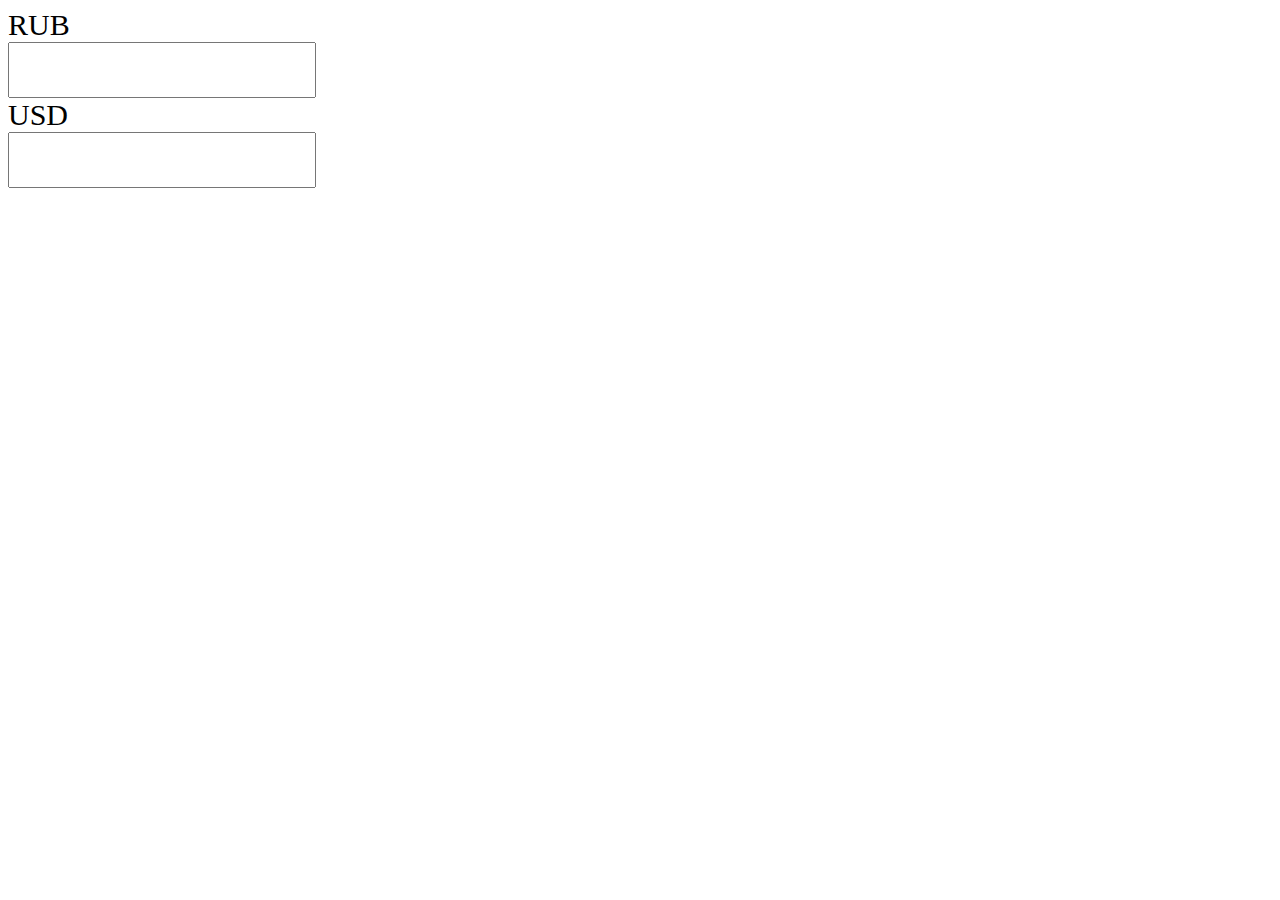
<file: calc/index.html>
<!DOCTYPE html>
<html lang="en">
<head>
    <meta charset="UTF-8">
    <meta name="viewport" content="width=device-width, initial-scale=1.0">
    <meta http-equiv="X-UA-Compatible" content="ie=edge">
    <title>Calc</title>
    <style>
        label {
            display: block;
            font-size: 30px;
        }
        input {
            width: 300px;
            height: 50px;
            font-size: 30px;
        }
    </style>
</head>
<body>
    <label for="rub">RUB</label>
    <input id="rub" type="text">
    <label for="usd">USD</label>
    <input id="usd" type="text">
    <script src="js/script.js"></script>
</body>
</html>
</file>
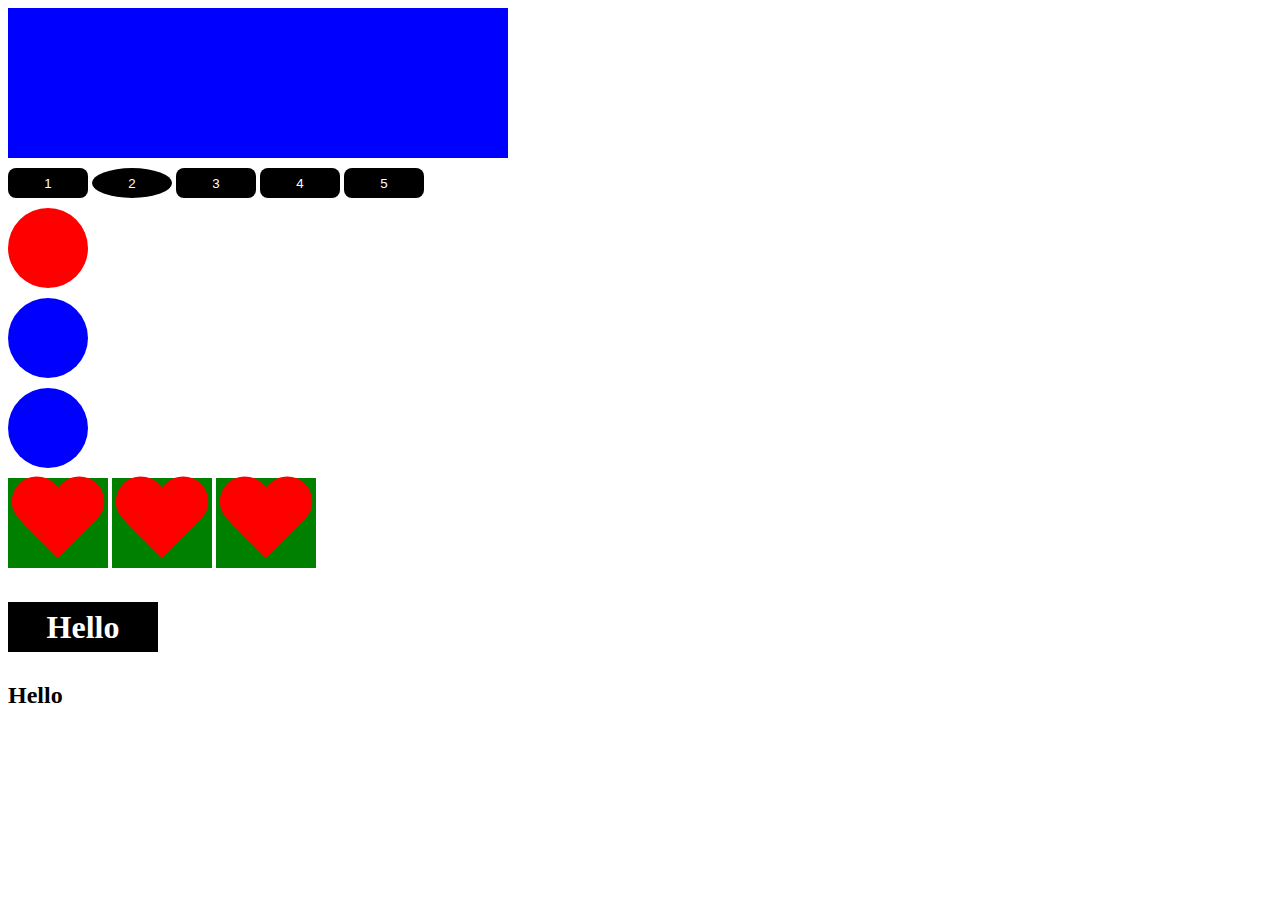
<file: elements/index.html>
<!DOCTYPE html>
<html lang="ru">
	<head>
		<meta charset="utf-8">
		<meta http-equiv="X-UA-Compatible" content="IE=edge">
		<title>JavaScript</title>
		<link rel="stylesheet" href="css/style.css">
	</head>
	<body>
		<div class="box" id="box"></div>
		<button>1</button>
		<button>2</button>
		<button>3</button>
		<button>4</button>
		<button>5</button>

		<div class="circle"></div>
		<div class="circle"></div>
		<div class="circle"></div>

		<div class="wrapper">
			<div class="heart"></div>
			<div class="heart"></div>
            <div class="heart"></div>
            
		</div>

		<script src="js/script.js"></script>
	</body>
</html>
</file>
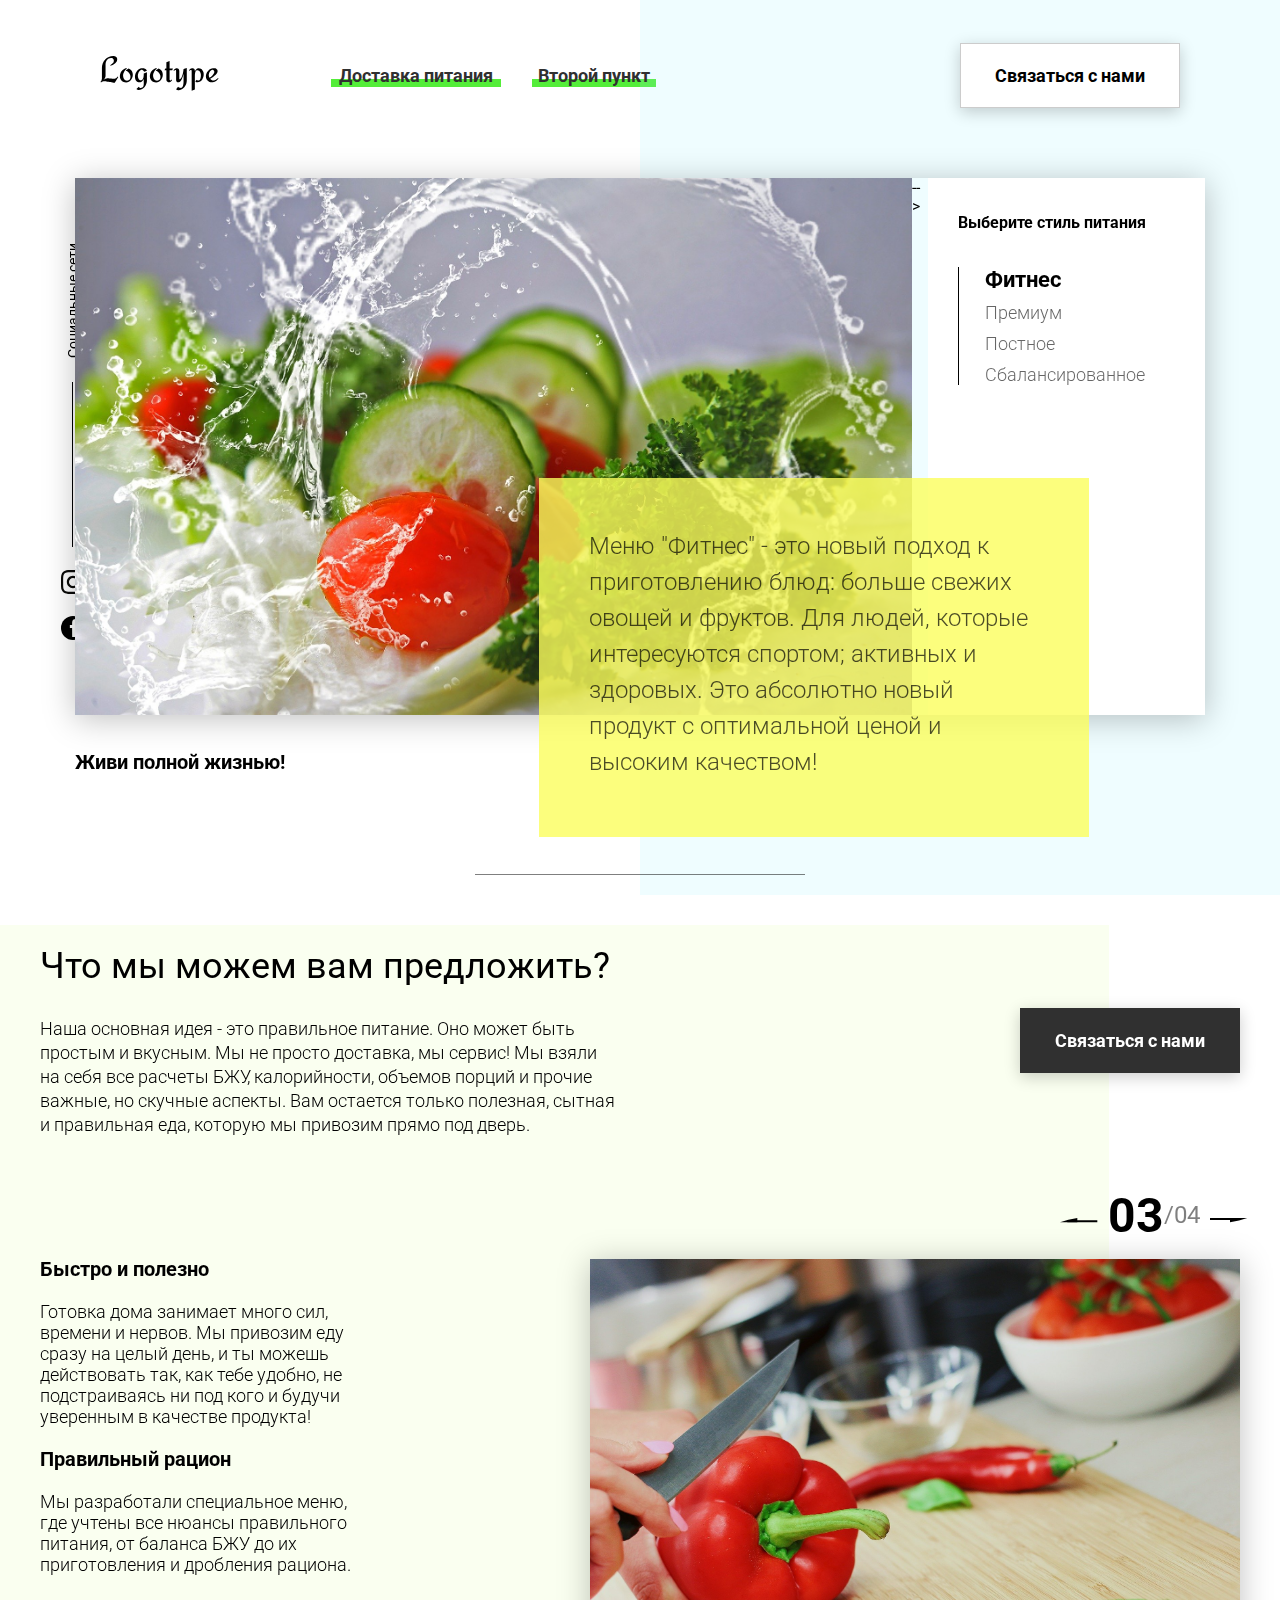
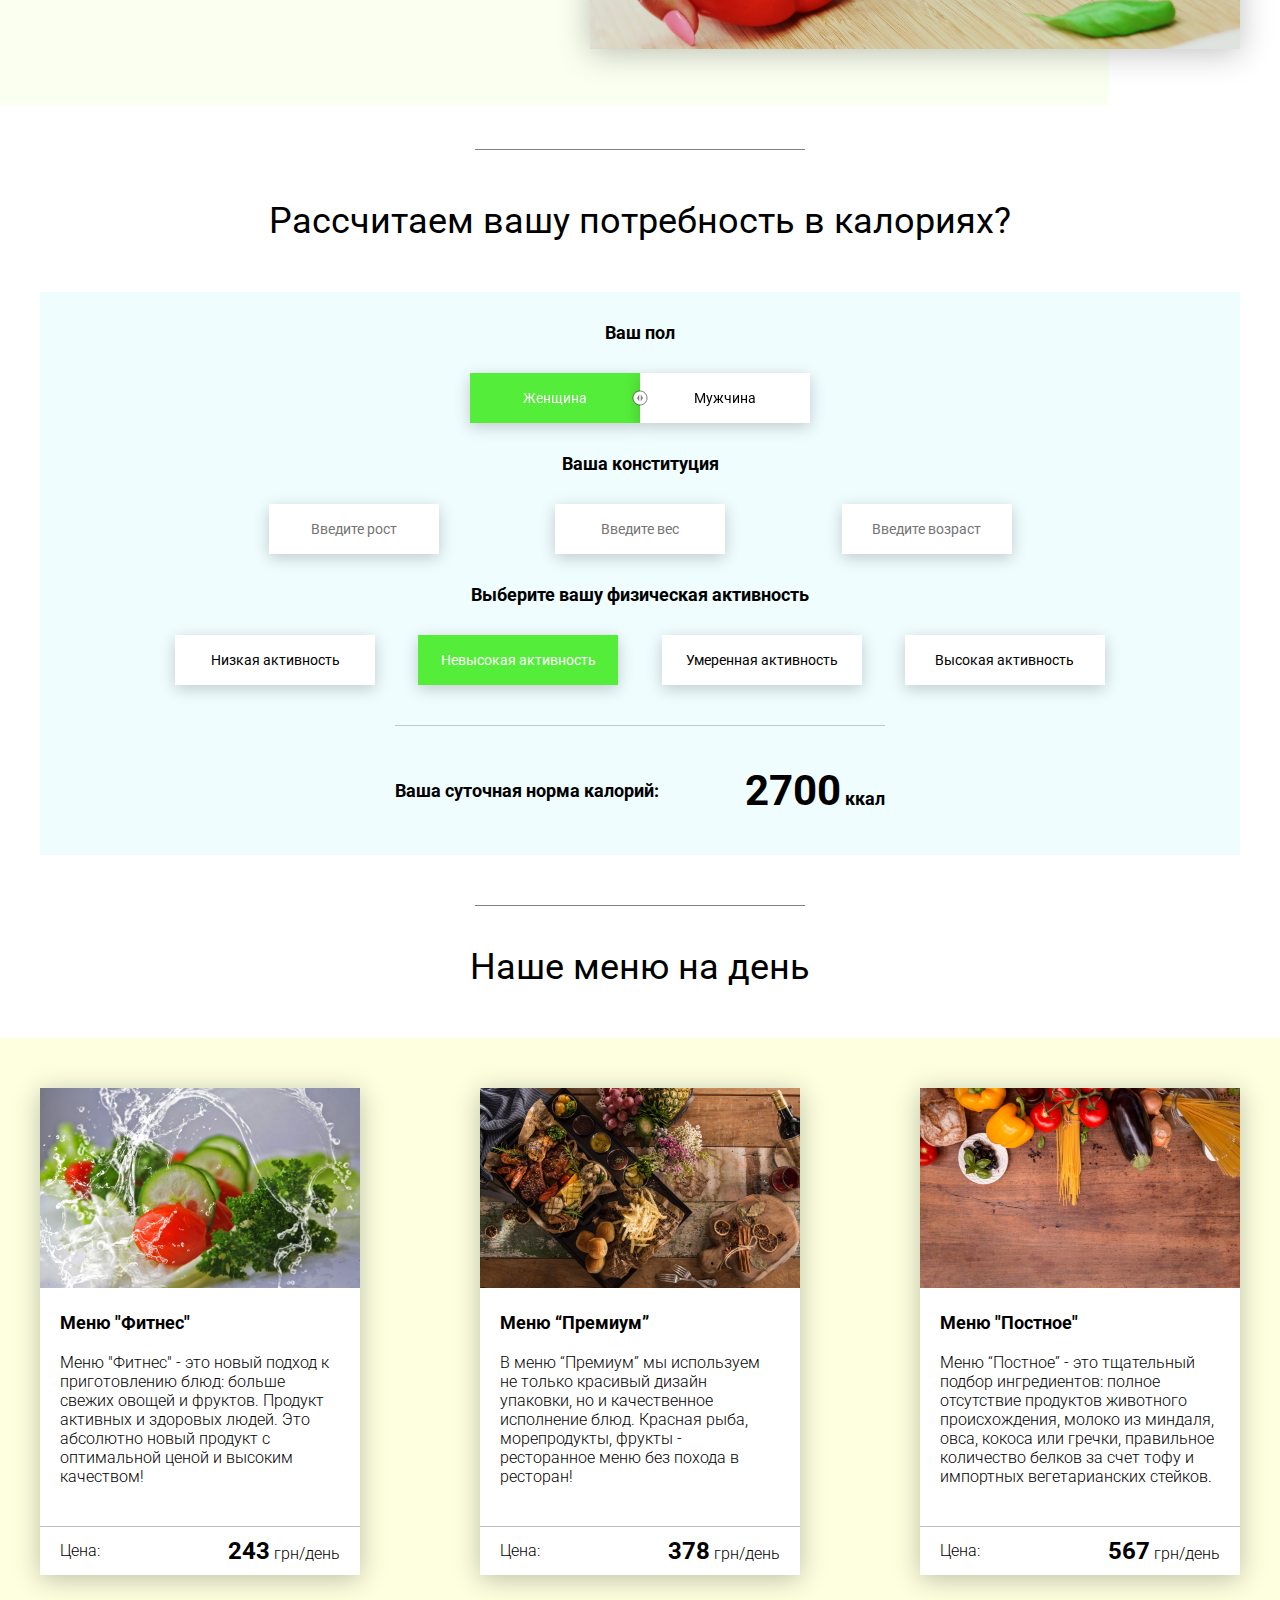
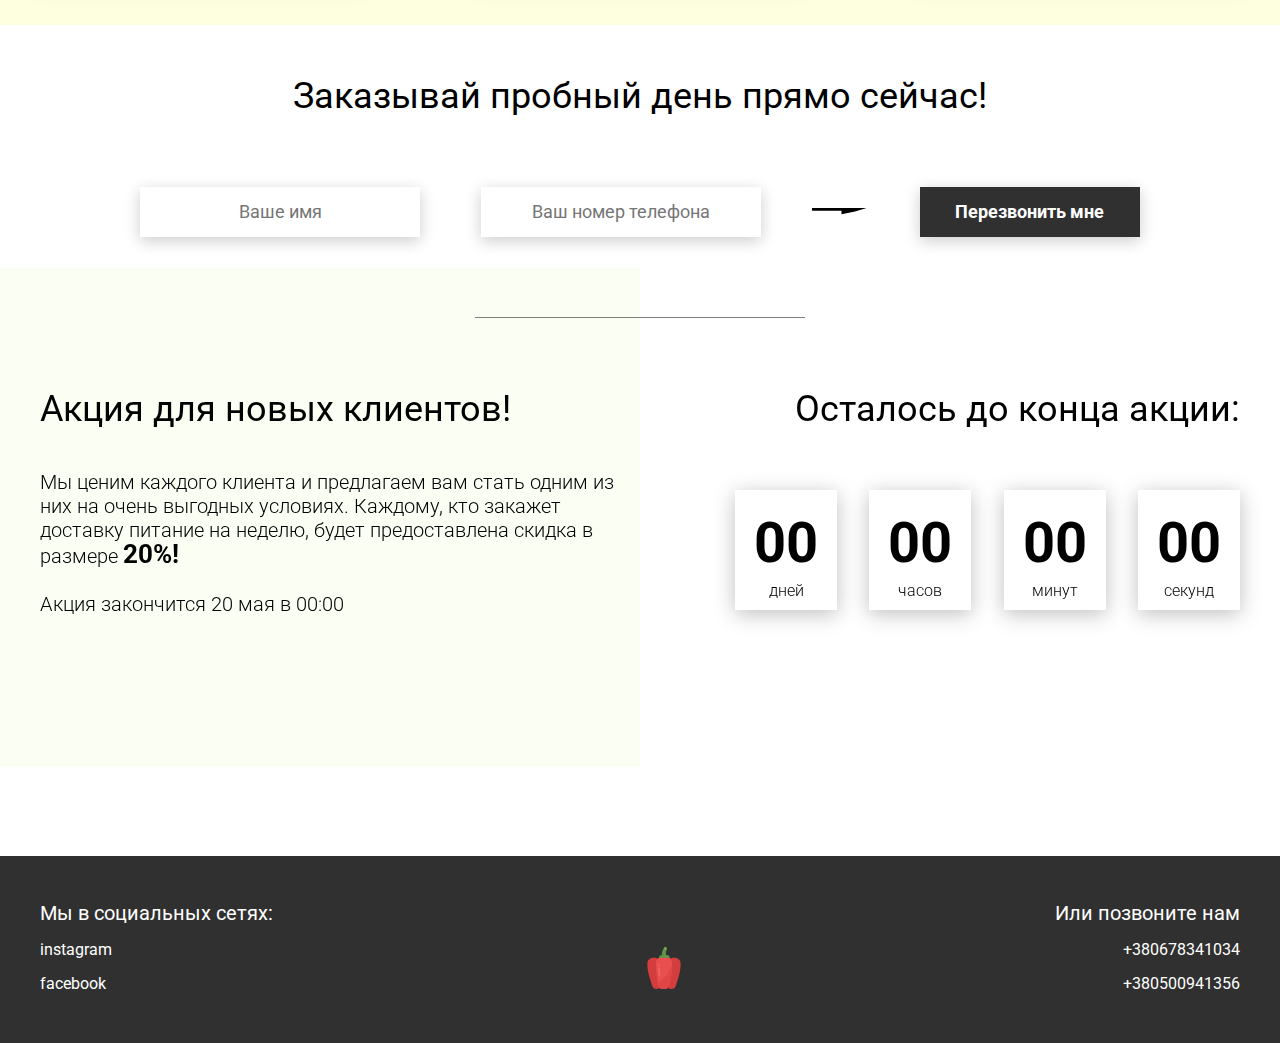
<file: Food/index.html>
<!DOCTYPE html>
<html lang="en">
<head>
    <meta charset="UTF-8">
    <meta name="viewport" content="width=device-width, initial-scale=1.0">
    <title>Food</title>
    <link rel="stylesheet" href="css/style.css">
</head>
<body>
    <header class="header">
        <div class="header__left-block">
            <div class="header__logo">
                <img src="icons/logo.svg" alt="Логотип">
            </div>
            <nav class="header__links">
                <a href="#" class="header__link">Доставка питания</a>
                <a href="#" class="header__link">Второй пункт</a>
            </nav>
        </div>
        <div class="header__right-block">
            <button data-modal class="btn btn_white">Связаться с нами</button>
        </div>
    </header>
    <div class="sidepanel">
        <div class="sidepanel__text"><span>Социальные сети</span></div>
        <div class="sidepanel__divider"></div>
        <a href="#" class="sidepanel__icon">
            <img src="icons/instagram.svg" alt="instagram">
        </a>
        <a href="#" class="sidepanel__icon">
            <img src="icons/facebook.svg" alt="facebook">
        </a>
    </div>

    <div class="preview">
        <div class="bgc_blue"></div>
        <div class="container">
            <div class="tabcontainer">
                <div class="tabcontent">
                    <img src="img/tabs/vegy.jpg" alt="vegy">
                    <div class="tabcontent__descr">
                        Меню "Фитнес" - это новый подход к приготовлению блюд: больше свежих овощей и фруктов. Для людей, которые интересуются спортом; активных и здоровых. Это абсолютно новый продукт с оптимальной ценой и высоким качеством!
                    </div>
                </div>
                <div class="tabcontent">
                    <img src="img/tabs/elite.jpg" alt="elite">
                    <div class="tabcontent__descr">
                        Меню “Премиум” - мы используем не только красивый дизайн упаковки, но и качественное исполнение блюд. Красная рыба, морепродукты, фрукты - ресторанное меню без похода в ресторан!                                     
                    </div>
                </div> -->
                 <div class="tabcontent">
                    <img src="img/tabs/post.jpg" alt="post">
                    <div class="tabcontent__descr">
                        Наше специальное “Постное меню” - это тщательный подбор ингредиентов: полное отсутствие продуктов животного происхождения. Полная гармония с собой и природой в каждом элементе! Все будет Ом!                                     
                    </div>
                </div>
                <div class="tabcontent">
                    <img src="img/tabs/vegy.jpg" alt="vegy">
                    <div class="tabcontent__descr">
                        Меню "Сбалансированное" - это соответствие вашего рациона всем научным рекомендациям. Мы тщательно просчитываем вашу потребность в к/б/ж/у и создаем лучшие блюда для вас.
                    </div>
                </div> 
                <div class="tabheader">
                    <h3>Выберите стиль питания</h3>
                    <div class="tabheader__items">
                        <div class="tabheader__item tabheader__item_active">Фитнес</div>
                        <div class="tabheader__item">Премиум</div>
                        <div class="tabheader__item">Постное</div>
                        <div class="tabheader__item">Сбалансированное</div>
                    </div>
                </div>
            </div>
            <div class="preview__life">Живи полной жизнью!</div>
        </div>
    </div>

    <div class="divider"></div>

    <div class="offer">
        <div class="bgc_y"></div>
        <div class="container">
            <div class="offer__text">
                <h2 class="title">Что мы можем вам предложить?</h2>
                <div class="offer__descr">
                    Наша основная идея - это правильное питание. Оно может быть простым и вкусным. Мы не просто доставка, мы сервис! Мы взяли на себя все расчеты БЖУ, калорийности, объемов порций и прочие важные, но скучные аспекты. Вам остается только полезная, сытная и правильная еда, которую мы привозим прямо под дверь.
                </div>
            </div>
            <div class="offer__action">
                <button data-modal class="btn btn_dark">Связаться с нами</button>
            </div>
        </div>
        <div class="container">
            <div class="offer__advantages">
                <h2>Быстро и полезно</h2>
                <div class="offer__advantages-text">
                    Готовка дома занимает много сил, времени и нервов. Мы привозим еду сразу на целый день, и ты можешь действовать так, как тебе удобно, не подстраиваясь ни под кого и будучи уверенным в качестве продукта!
                </div>
                <h2>Правильный рацион</h2>
                <div class="offer__advantages-text">
                    Мы разработали специальное меню, где учтены все нюансы правильного питания, от баланса БЖУ до их приготовления и дробления рациона.
                </div>
            </div>
            <div class="offer__slider">
                <div class="offer__slider-counter">
                    <div class="offer__slider-prev">
                        <img src="icons/left.svg" alt="prev">
                    </div>
                    <span id="current">03</span>
                    /
                    <span id="total">04</span>
                    <div class="offer__slider-next">
                        <img src="icons/right.svg" alt="next">
                    </div>
                </div>
                <div class="offer__slider-wrapper">
                    <div class="offer__slide">
                        <img src="img/slider/pepper.jpg" alt="pepper">
                    </div>
                    <!-- <div class="offer__slide">
                        <img src="img/slider/food-12.jpg" alt="food">
                    </div>
                    <div class="offer__slide">
                        <img src="img/slider/olive-oil.jpg" alt="oil">
                    </div>
                    <div class="offer__slide">
                        <img src="img/slider/paprika.jpg" alt="paprika">
                    </div> -->
                </div>
            </div>
        </div>
    </div>

    <div class="divider"></div>

    <div class="calculating">
        <div class="container">
            <h2 class="title">Рассчитаем вашу потребность в калориях?
            </h2>
            <div class="calculating__field">
                <div class="calculating__subtitle">
                    Ваш пол
                </div>
                <div class="calculating__choose" id="gender">
                    <div class="calculating__choose-item calculating__choose-item_active">Женщина</div>
                    <div class="calculating__choose-item">Мужчина</div>
                </div>

                <div class="calculating__subtitle">
                    Ваша конституция
                </div>
                <div class="calculating__choose calculating__choose_medium">
                    <input type="text" id="height" placeholder="Введите рост" class="calculating__choose-item">
                    <input type="text" id="weight" placeholder="Введите вес"  class="calculating__choose-item">
                    <input type="text" id="age" placeholder="Введите возраст" class="calculating__choose-item">
                </div>

                <div class="calculating__subtitle">
                    Выберите вашу физическая активность
                </div>
                <div class="calculating__choose calculating__choose_big">
                    <div id="low" class="calculating__choose-item">Низкая активность </div>
                    <div id="small"  class="calculating__choose-item calculating__choose-item_active">Невысокая активность</div>
                    <div id="medium" class="calculating__choose-item">Умеренная активность</div>
                    <div id="high" class="calculating__choose-item">Высокая активность</div>
                </div>

                <div class="calculating__divider"></div>

                <div class="calculating__total">
                    <div class="calculating__subtitle">
                        Ваша суточная норма калорий:
                    </div>
                    <div class="calculating__result">
                        <span>2700</span> ккал
                    </div>
                </div>
            </div>
        </div>
    </div>

    <div class="divider"></div>

    <div class="menu">
        <h2 class="title">Наше меню на день</h2>

        <div class="menu__field">
            <div class="container">
                
                
            </div>
        </div>
    </div>

    <div class="order">
        <div class="container">
            <div class="title">Заказывай пробный день прямо сейчас!</div>
            <form action="#" class="order__form">
                <input required placeholder="Ваше имя" name="name" type="text" class="order__input">
                <input required placeholder="Ваш номер телефона" name="phone" type="phone" class="order__input">
                <img src="icons/right.svg" alt="right">
                <button class="btn btn_dark btn_min">Перезвонить мне</button>
            </form>
        </div>
    </div>

    <div class="divider"></div>

    <div class="promotion">
        <div class="bgc_y"></div>
        <div class="container">
            <div class="promotion__text">
                <div class="title">Акция для новых клиентов!</div>
                <div class="promotion__descr">
                    Мы ценим каждого клиента и предлагаем вам стать одним из них на очень выгодных условиях. 
                    Каждому, кто закажет доставку питание на неделю, будет предоставлена скидка в размере <span>20%!</span>
                    <br><br>
                    Акция закончится 20 мая в 00:00
                </div>
            </div>
            <div class="promotion__timer">
                <div class="title">Осталось до конца акции:</div>
                <div class="timer">
                    <div class="timer__block">
                        <span id="days">12</span>
                        дней
                    </div>
                    <div class="timer__block">
                        <span id="hours">20</span>
                        часов
                    </div>
                    <div class="timer__block">
                        <span id="minutes">56</span>
                        минут
                    </div>
                    <div class="timer__block">
                        <span id="seconds">20</span>
                        секунд
                    </div>
                </div>
            </div>
        </div>
    </div>

    <footer class="footer">
        <div class="container">
            <div class="social">
                <div class="subtitle">Мы в социальных сетях:</div>
                <a href="#" class="link">instagram</a>
                <a href="#" class="link">facebook</a>
            </div>
            <div class="pepper">
                <img src="icons/veg.svg" alt="pepper">
            </div>
            <div class="call">
                <div class="subtitle">Или позвоните нам</div>
                <a href="#" class="link">+380678341034</a>
                <a href="#" class="link">+380500941356</a>
            </div>
        </div>
    </footer>

    <div class="modal">
        <div class="modal__dialog">
            <div class="modal__content">
                <form action="#">
                    <div data-close class="modal__close">&times;</div>
                    <div class="modal__title">Мы свяжемся с вами как можно быстрее!</div>
                    <input required placeholder="Ваше имя" name="name" type="text" class="modal__input">
                    <input required placeholder="Ваш номер телефона" name="phone" type="phone" class="modal__input">
                    <button class="btn btn_dark btn_min">Перезвонить мне</button>
                </form>
            </div>
        </div>
    </div>

    <script src="js/script.js"></script>
</body>
</html>
</file>
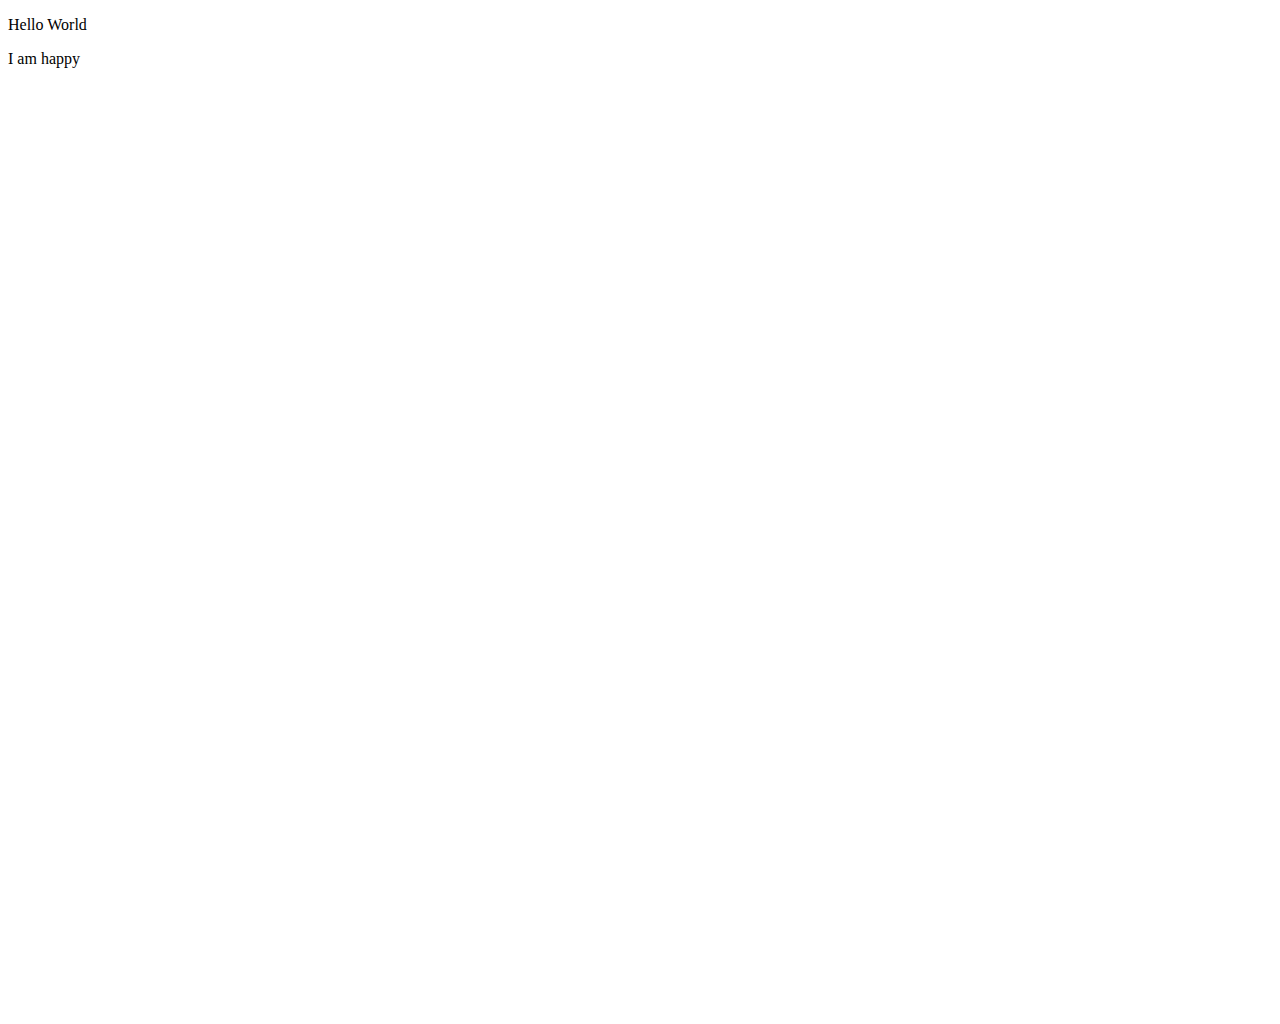
<file: lessons/index.html>
<!DOCTYPE html>
<html lang="en">
<head>
    <meta charset="UTF-8">
    <meta http-equiv="X-UA-Compatible" content="IE=edge">
    <meta name="viewport" content="width=device-width, initial-scale=1.0">
    <title>Document</title>
    <link rel="stylesheet" href="css.css">
</head>
<body>

    <!-- <div class="overlay">
        <button id="btn">Push</button>
    </div>
    
    <button>Push</button>
    <button>Push</button> -->

    <!-- <a href="http://youtube.com">YouTube</a> -->

    <!-- <div class="wraper">
        <div class="first">
            <button></button>
            <button id="current"></button>
            <button></button>
        </div>
    <div class="second">
        <ul>
            <li>1</li>
            <li>2</li>
            <li data-current="3">3</li>
            <li>4</li>
            <li>5</li>
        </ul>
    </div>
    <div class="third"></div>
</div> -->

<!-- <div class="box">
    Touch me!
</div> -->
      <!-- <script defer src="script.js"></script> <!--defer загружает скрипт в фоновом режиме.
         не блокирует страницу,  все defer скрипты загружаются в порядке очечереди --> 
       <!-- <script async src="test.js"></script><!-- async загружаетсмя независимо от чего либо, 
        загрузился -выполнился --> 
     <p>Hello World</p>
     <P>I am happy</P>

     <script src="script.js"></script>
</body>
</html>
</file>
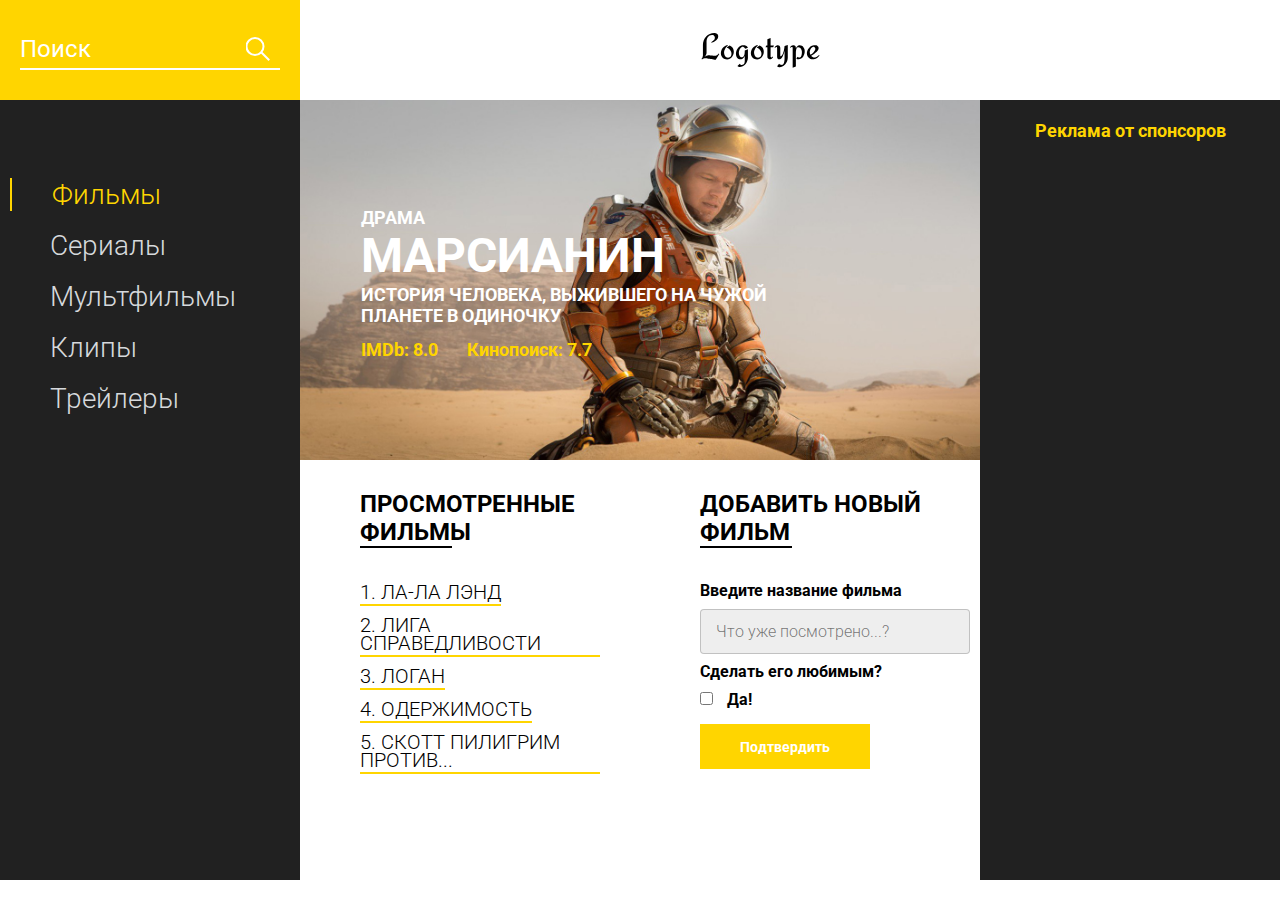
<file: project/index.html>
<!DOCTYPE html>
<html lang="en">
<head>
    <meta charset="UTF-8">
    <meta name="viewport" content="width=device-width, initial-scale=1.0">
    <title>Movie DB</title>
    <link href="https://fonts.googleapis.com/css?family=Roboto:300,400,700&display=swap&subset=cyrillic-ext" rel="stylesheet">
    <link rel="stylesheet" href="css/style.min.css">
</head>
<body>
    <header class="header">
        <div class="header__search">
            <form action="#">
                <input type="text" placeholder="Поиск">
            </form>
        </div>
        <div class="header__logo">
            <img src="icons/Logotype.svg" alt="logo">
        </div>
    </header>
    <main class="promo">
        <div class="promo__menu">
            <nav class="promo__menu-list">
                <ul>
                    <li><a class="promo__menu-item promo__menu-item_active" href="#">Фильмы</a></li>
                    <li><a class="promo__menu-item" href="#">Сериалы</a></li>
                    <li><a class="promo__menu-item" href="#">Мультфильмы</a></li>
                    <li><a class="promo__menu-item" href="#">Клипы</a></li>
                    <li><a class="promo__menu-item" href="#">Трейлеры</a></li>
                </ul>
            </nav>
        </div>
        <div class="promo__content">
            <div class="promo__bg">
                <div class="promo__genre">КОМЕДИЯ</div>
                <div class="promo__title">МАРСИАНИН</div>
                <div class="promo__descr">ИСТОРИЯ ЧЕЛОВЕКА, ВЫЖИВШЕГО НА ЧУЖОЙ ПЛАНЕТЕ В ОДИНОЧКУ</div>
                <div class="promo__ratings">
                    <span>IMDb: 8.0</span>
                    <span>Кинопоиск: 7.7</span>
                </div>
            </div>
            <div class="promo__interactive">
                <div>
                    <div class="promo__interactive-title">ПРОСМОТРЕННЫЕ ФИЛЬМЫ</div>
                    <ul class="promo__interactive-list">
                        <li class="promo__interactive-item">ЛОГАН
                            <div class="delete"></div>
                        </li>
                        <li class="promo__interactive-item">ЛИГА СПРАВЕДЛИВОСТИ
                            <div class="delete"></div>
                        </li>
                        <li class="promo__interactive-item">ЛА-ЛА ЛЭНД
                            <div class="delete"></div>
                        </li>
                        <li class="promo__interactive-item">ОДЕРЖИМОСТЬ
                            <div class="delete"></div>
                        </li>
                        <li class="promo__interactive-item">СКОТТ ПИЛИГРИМ ПРОТИВ...
                            <div class="delete"></div>
                        </li>
                    </ul>
                </div>
                <div>
                    <form class="add">
                        <div class="promo__interactive-title">ДОБАВИТЬ НОВЫЙ ФИЛЬМ</div>
                        <span>Введите название фильма</span>
                        <input class="adding__input" type="text" placeholder="Что уже посмотрено...?">
                        <span>Сделать его любимым?</span>
                        <input type="checkbox">
                        <span class="yes">Да!</span>
                        <button>Подтвердить</button>
                    </form>
                </div>
            </div>
        </div>
        <div class="promo__adv">
            <div class="promo__adv-title">Реклама от спонсоров</div>
            <img src="img/content_1.jpg" alt="some picture">
            <img src="img/content_2.jpg" alt="some picture">
            <img src="img/content_3.png" alt="some picture">
        </div>
    </main>

    <script src="js/script.js"></script>
</body>
</html>
</file>
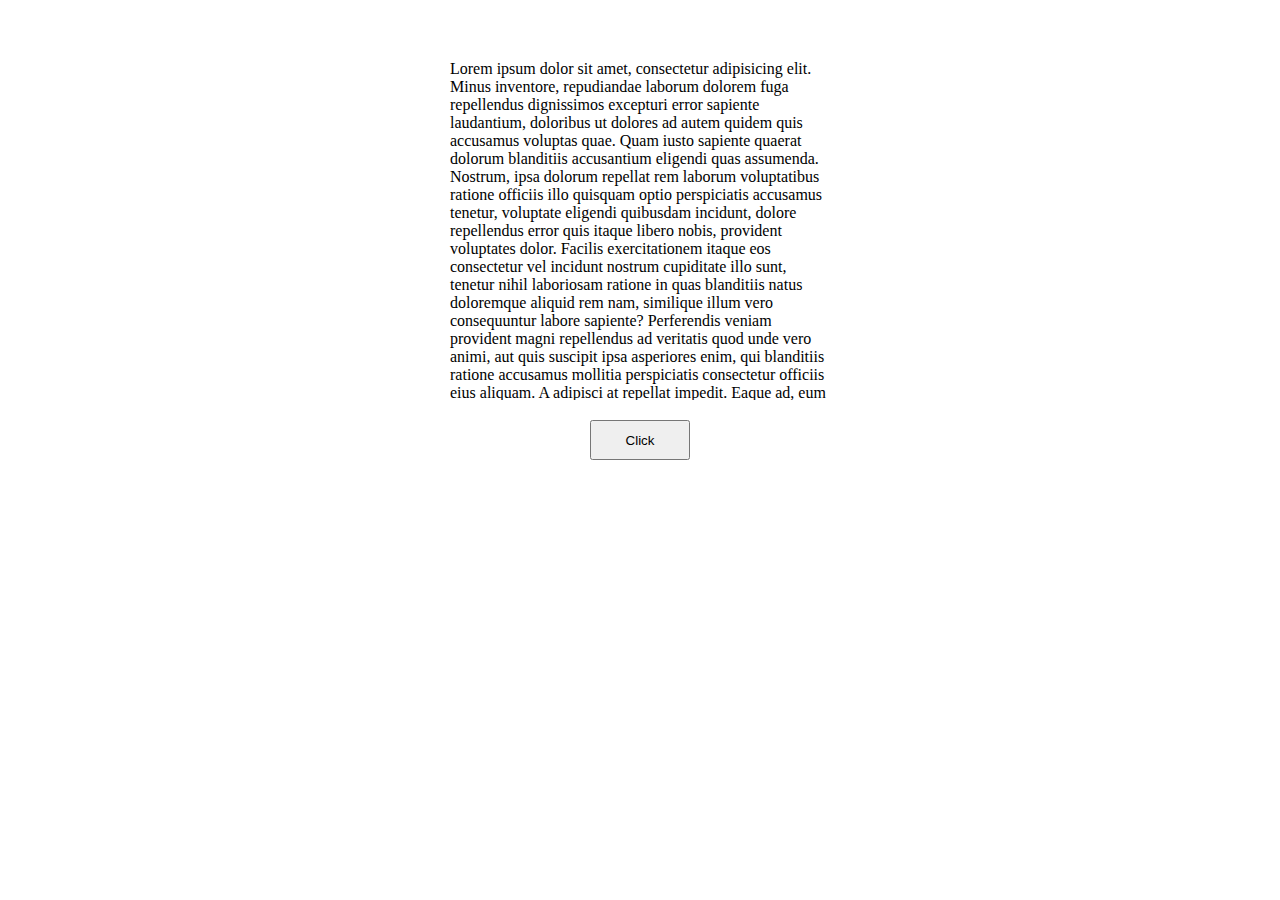
<file: moduleJSInWork/preview/index.html>
<!DOCTYPE html>
<html lang="ru">
  <head>
    <meta charset="utf-8">
    <meta http-equiv="X-UA-Compatible" content="IE=edge">
   	<title>JavaScript</title>
   	<link rel="stylesheet" href="style.css">
  </head>
  <body>
    
    <div class="box">Lorem ipsum dolor sit amet, consectetur adipisicing elit. Minus inventore, repudiandae laborum dolorem fuga repellendus dignissimos excepturi error sapiente laudantium, doloribus ut dolores ad autem quidem quis accusamus voluptas quae. Quam iusto sapiente quaerat dolorum blanditiis accusantium eligendi quas assumenda. Nostrum, ipsa dolorum repellat rem laborum voluptatibus ratione officiis illo quisquam optio perspiciatis accusamus tenetur, voluptate eligendi quibusdam incidunt, dolore repellendus error quis itaque libero nobis, provident voluptates dolor. Facilis exercitationem itaque eos consectetur vel incidunt nostrum cupiditate illo sunt, tenetur nihil laboriosam ratione in quas blanditiis natus doloremque aliquid rem nam, similique illum vero consequuntur labore sapiente? Perferendis veniam provident magni repellendus ad veritatis quod unde vero animi, aut quis suscipit ipsa asperiores enim, qui blanditiis ratione accusamus mollitia perspiciatis consectetur officiis eius aliquam. A adipisci at repellat impedit. Eaque ad, eum laudantium deserunt. Quis error voluptatem tempora quam ducimus aut, architecto odio voluptatum reiciendis. Atque error, deleniti similique non nam ratione. Perferendis, officiis mollitia laboriosam quam, nisi vel obcaecati vero dicta ducimus dolorum quas, excepturi consequatur fugiat sit minima repellendus quia aliquid numquam id autem unde dolorem quaerat odit. Harum eaque dolor dicta, accusantium deserunt eius deleniti nisi quas assumenda consectetur, odit modi exercitationem, officia doloribus quidem perferendis repellendus quos commodi eveniet cum beatae ea molestiae reprehenderit. Facilis, iste corporis earum. Nemo aliquam architecto error facilis amet, nihil sed excepturi necessitatibus rem delectus, omnis ipsa ut temporibus expedita quas natus ipsum fuga eum harum nisi facere cupiditate reiciendis! Id magnam blanditiis eligendi, nulla accusamus magni. Placeat quidem repellat explicabo minus esse numquam velit, accusantium a, cumque aperiam iure alias natus aliquam minima quas possimus assumenda quod, doloremque saepe perspiciatis nulla vero quibusdam voluptates. Nihil, aliquam maiores earum non similique quos? Quos cumque est illum assumenda perspiciatis, obcaecati atque doloribus cum soluta sit qui, deserunt reprehenderit quibusdam ratione odio similique a, quod cupiditate! Accusamus hic minus numquam, repellendus, ullam beatae itaque ad laudantium doloremque dolore error praesentium provident consequuntur consectetur culpa necessitatibus facere. Adipisci dignissimos fugiat consequuntur temporibus magni eius deleniti. Reiciendis, distinctio nesciunt modi repellendus aperiam quia dolore porro, pariatur eos. Ducimus iusto officiis cupiditate, error modi eius, dolores maxime a eaque tenetur? Quae nulla reprehenderit voluptatibus fugit cum distinctio hic libero maiores fugiat, atque amet qui cupiditate pariatur quaerat illo similique sunt doloribus modi reiciendis blanditiis in voluptatem esse. Hic voluptates atque beatae nihil ad perspiciatis repudiandae, consequuntur non nesciunt maiores alias eos odit, officiis inventore eaque aperiam voluptatibus. Fugiat eum esse nam saepe soluta ab accusamus nemo fuga aut, distinctio officia atque. Voluptatibus perspiciatis magni harum incidunt aliquid temporibus quas labore exercitationem. Alias mollitia magnam sequi, totam corrupti temporibus facere praesentium iste velit aliquam minus enim cupiditate rem. Iste molestiae maxime illum non accusantium voluptas blanditiis, quod consectetur, quidem est culpa voluptates obcaecati, ipsum ab natus vitae! Consectetur animi quae tenetur odio repellendus natus tempora ipsa culpa, inventore accusamus ea corporis doloribus id harum voluptatem, praesentium temporibus, explicabo totam mollitia molestiae est iusto vel repellat molestias. Repellat placeat voluptas quaerat eaque, illum dicta rerum numquam sunt!</div>
    <button>Click</button>
	<script src="script.js"></script>
  </body>
</html>
</file>
<file: elements/css/style.css>
.box {
  width: 150px;
  height: 150px;
  background-color: red;
}
button {
	width: 80px;
	height: 30px;
	margin-top: 10px;
	border: none;
	border-radius: 8px;
	background-color: #000;
	color: #fff;
	cursor: pointer;
	outline: none;
}

.circle {
	width: 80px;
	height: 80px;
	background-color: blue;
	display: block;
	margin-top: 10px;
	border-radius: 100%;
}

.heart {
	display: inline-block;
    position: relative;
    width: 100px;
    height: 90px;
    margin-top: 10px;
}
.heart:before,
.heart:after {
    position: absolute;
    content: "";
    left: 50px;
    top: 0;
    width: 50px;
    height: 80px;
    background: red;
    -moz-border-radius: 50px 50px 0 0;
    border-radius: 50px 50px 0 0;
    -webkit-transform: rotate(-45deg);
       -moz-transform: rotate(-45deg);
        -ms-transform: rotate(-45deg);
         -o-transform: rotate(-45deg);
            transform: rotate(-45deg);
    -webkit-transform-origin: 0 100%;
       -moz-transform-origin: 0 100%;
        -ms-transform-origin: 0 100%;
         -o-transform-origin: 0 100%;
            transform-origin: 0 100%;
}
.heart:after {
    left: 0;
    -webkit-transform: rotate(45deg);
       -moz-transform: rotate(45deg);
        -ms-transform: rotate(45deg);
         -o-transform: rotate(45deg);
            transform: rotate(45deg);
    -webkit-transform-origin: 100% 100%;
       -moz-transform-origin: 100% 100%;
        -ms-transform-origin: 100% 100%;
         -o-transform-origin: 100% 100%;
            transform-origin :100% 100%;
}
.black{
	width: 150px;
	height: 50px;
	line-height: 50px;
	text-align: center;
	background-color: black;
	margin-bottom: 30px;
	margin-top: 30px;
	color: #fff;
}
</file>
<file: Food/css/style.css>
@import url(https://fonts.googleapis.com/css?family=Roboto:300,400,700&display=swap&subset=cyrillic-ext);*{box-sizing:border-box;margin:0;padding:0;font-family:Roboto,sans-serif}a{text-decoration:none}.btn{width:220px;height:65px;display:flex;justify-content:center;align-items:center;background-color:#fff;font-size:18px;font-weight:700;border:1px solid rgba(0,0,0,.2);box-shadow:0 4px 15px rgba(0,0,0,.2);cursor:pointer;transition:.3s all;outline:0}.btn_white{background-color:#fff}.btn_dark{background-color:#303030;color:#fff;border:none}.btn_min{height:50px}.btn:hover{box-shadow:0 4px 30px rgba(0,0,0,.3)}.container{max-width:1200px;margin:0 auto}.divider{width:330px;height:1px;margin:0 auto;background-color:rgba(0,0,0,.5)}.title{font-size:36px;font-weight:400}.header{display:flex;justify-content:space-between;align-items:center;height:150px;padding:0 100px}.header__left-block{display:flex;justify-content:space-between;min-width:550px}.header__logo{max-width:170px}.header__logo img{width:100%}.header__links{display:flex;align-items:center}.header__link{position:relative;margin-right:45px;font-weight:700;font-size:18px;color:#303030}.header__link:after{content:'';position:absolute;display:block;width:110%;left:-5%;bottom:-1px;z-index:-1;height:8px;background:#54ed39}.header__link:last-child{margin-right:0}.sidepanel{position:fixed;left:60px;top:240px;height:400px;width:25px;display:flex;flex-direction:column;justify-content:space-between;align-items:center}.sidepanel__text{width:120px;height:120px;font-size:14px}.sidepanel__text span{display:flex;transform:rotate(-90deg) translateX(-50px)}.sidepanel__divider{width:1px;height:165px;background-color:#000}.sidepanel__icon{width:24px;height:24px}.sidepanel__icon img{width:100%}.preview{padding:28px 0 100px 0;position:relative}.preview__life{font-weight:700;font-size:20px;margin-left:35px;margin-top:35px}.bgc_blue{position:absolute;right:0;top:-155px;width:50vw;height:900px;background:rgba(146,242,255,.15);z-index:-1}.tabcontainer{display:flex;width:1130px;margin:0 auto;box-shadow:0 4px 30px rgba(0,0,0,.25)}.tabcontent{width:850px;position:relative}.tabcontent img{width:100%;height:100%;object-fit:cover}.tabcontent__descr{position:absolute;top:300px;right:-177px;width:550px;height:359px;background:rgba(251,254,93,.8);padding:50px;font-size:24px;font-weight:300;line-height:36px;color:rgba(0,0,0,.7)}.tabheader{width:280px;padding:35px 30px;background-color:#fff}.tabheader h3{font-weight:700;font-size:16px}.tabheader__items{margin-top:35px;padding-left:26px;border-left:1px solid #000}.tabheader__item{font-weight:700;font-size:18px;font-weight:300;margin-top:10px;color:rgba(0,0,0,.6);cursor:pointer;transition:.3s all}.tabheader__item_active{color:#000;font-size:22px;font-weight:700}.offer{padding:70px 0 100px 0;position:relative}.offer .container{display:flex;justify-content:space-between}.offer .bgc_y{position:absolute;width:1109px;height:780px;background:rgba(243,255,222,.45);z-index:-1;top:50px}.offer__text{width:580px}.offer__descr{font-size:18px;margin-top:30px;font-weight:300;line-height:24px}.offer__action{display:flex;align-items:center;justify-content:flex-end}.offer__advantages{width:330px;margin-top:50px}.offer__advantages h2{font-weight:700;font-size:20px;margin-top:20px}.offer__advantages h2:first-child{margin-top:70px}.offer__advantages-text{margin-top:20px;font-size:18px;font-weight:300;line-height:21px}.offer__slider{width:650px;margin-top:50px;display:flex;flex-direction:column;align-items:flex-end}.offer__slider-counter{display:flex;width:180px;align-items:center;font-size:24px;color:rgba(0,0,0,.5)}.offer__slider-wrapper{width:100%;margin-top:15px;box-shadow:0 4px 30px rgba(0,0,0,.25)}.offer__slider-prev{margin-right:10px;cursor:pointer}.offer__slider-next{margin-left:10px;cursor:pointer}.offer__slider #current{font-size:48px;font-weight:700;color:#000}.offer__slide{width:100%;height:390px}.offer__slide img{width:100%;height:100%;object-fit:cover}.calculating{padding:50px 0}.calculating .title{text-align:center}.calculating__field{width:100%;margin-top:50px;background:rgba(146,242,255,.15);padding:30px 0 40px 0}.calculating__subtitle{text-align:center;font-size:18px;font-weight:700;margin-top:30px}.calculating__subtitle:first-child{margin-top:0}.calculating #gender:after{content:'';position:absolute;top:50%;transform:translateY(-50%);display:block;width:16px;height:16px;background:url(../icons/switch.svg) center center/cover no-repeat}.calculating__choose{position:relative;display:flex;margin-top:30px;justify-content:center}.calculating__choose-item{display:flex;align-items:center;justify-content:center;width:170px;height:50px;padding:0 10px;background:#fff;box-shadow:0 4px 15px rgba(0,0,0,.2);border:none;text-align:center;font-size:14px;cursor:pointer;outline:0;transition:.3s all}.calculating__choose-item_active{color:#fff;background-color:#54ed39}.calculating__choose_medium{width:743px;justify-content:space-between;margin:30px auto 0 auto}.calculating__choose_big{width:930px;justify-content:space-between;margin:30px auto 0 auto}.calculating__choose_big .calculating__choose-item{width:200px}.calculating__divider{width:490px;height:1px;margin:40px auto;background-color:rgba(0,0,0,.2)}.calculating__total{width:490px;margin:0 auto;display:flex;justify-content:space-between;align-items:center}.calculating__result{font-size:18px;font-weight:700}.calculating__result span{font-size:42px}.menu{padding:40px 0 50px 0}.menu .container{display:flex;justify-content:space-between;align-items:flex-start}.menu .title{text-align:center}.menu__field{margin-top:50px;padding:50px 0;width:100%;background:rgba(249,254,126,.25)}.menu__item{width:320px;min-height:450px;background:#fff;box-shadow:0 4px 25px rgba(0,0,0,.25);font-size:16px;font-weight:300}.menu__item img{width:100%;height:200px;object-fit:cover}.menu__item-subtitle{font-weight:700;font-size:18px;padding:0 20px;margin-top:20px}.menu__item-descr{margin-top:20px;padding:0 20px}.menu__item-divider{width:100%;height:1px;background-color:rgba(0,0,0,.25);margin-top:40px}.menu__item-price{display:flex;justify-content:space-between;align-items:center;padding:10px 20px}.menu__item-price span{font-size:24px;font-weight:700}.order{padding-bottom:80px}.order .title{text-align:center}.order__form{margin-top:70px;padding:0 100px;display:flex;justify-content:space-between;align-items:center}.order__form img{transform:scale(1.5)}.order__input{width:280px;height:50px;background:#fff;box-shadow:0 4px 15px rgba(0,0,0,.2);border:none;font-size:18px;text-align:center;padding:0 20px;outline:0}.promotion{padding:70px 0 240px 0;position:relative}.promotion .container{display:flex}.promotion .bgc_y{position:absolute;width:50%;height:499px;background:rgba(243,255,222,.35);z-index:-1;top:-50px;left:0}.promotion__text{width:50%}.promotion__descr{margin-top:40px;font-size:20px;line-height:24px;font-weight:300}.promotion__descr span{font-weight:700;font-size:26px}.promotion__timer{width:50%}.promotion__timer .title{text-align:right}.promotion__timer .timer{margin-top:60px;padding-left:95px;display:flex;justify-content:space-between;align-items:center}.promotion__timer .timer__block{width:102px;height:120px;background:#fff;box-shadow:0 4px 20px rgba(0,0,0,.25);font-size:16px;font-weight:300;text-align:center}.promotion__timer .timer__block span{display:block;margin-top:20px;margin-bottom:5px;font-size:56px;font-weight:700}.footer{min-height:180px;background-color:#303030;padding:45px 0 50px 0;color:#fff}.footer .container{height:100%;display:flex;justify-content:space-between;align-items:flex-end}.footer .subtitle{font-size:20px}.footer .link{display:block;margin-top:15px;font-size:16px;color:#fff}.footer .call{text-align:right}.modal{position:fixed;top:0;left:0;z-index:1050;display:none;width:100%;height:100%;overflow:hidden;background-color:rgba(0,0,0,.5)}.modal__dialog{max-width:500px;margin:40px auto}.modal__content{position:relative;width:100%;padding:40px;background-color:#fff;border:1px solid rgba(0,0,0,.2);border-radius:4px;max-height:80vh;overflow-y:auto}.modal__close{position:absolute;top:8px;right:14px;font-size:30px;color:#000;opacity:.5;font-weight:700;border:none;background-color:transparent;cursor:pointer}.modal__title{text-align:center;font-size:22px;text-transform:uppercase}.modal__input{display:block;margin:20px auto 20px auto;width:280px;height:50px;background:#fff;box-shadow:0 4px 15px rgba(0,0,0,.2);border:none;font-size:18px;text-align:center;padding:0 20px;outline:0}.modal .btn{display:block;width:280px;margin:0 auto}.show{display: block;}.hide{display: none;}.fade{animation-name: fade;animation-duration: 1.5s;}@keyframes fade{from{opacity: 0.1;}to{opacity: 1;}}
</file>
<file: lessons/css.css>
button {
  width: 150px;
  height: 50px;
  background-color: green;
  border: none;
  color: #fff;
  border-radius: 10px;
  outline: none;
  cursor: pointer;
  transition: 0.3s;
}
button:hover {
  transform: scale(0.95);
}
.overlay {
  background-color: pink;
  width: 200px;
  height: 100px;
  text-align: center;
  line-height: 100px;
}
a {
  display: block;
  margin-top: 30px;
}
.box {
  width: 150px;
  height: 100px;
  background-color: red;
}
body{
  height: 1000px;
}
</file>
<file: moduleJSInWork/preview/style.css>
.box {
box-sizing: border-box;
  width: 400px;
  height: 350px;
  overflow: scroll;
  margin: 0 auto;
  margin-top: 50px;
  padding: 10px;
}
button {
  width: 100px;
  height: 40px;
  display: block;
  margin: 0 auto;
  margin-top: 20px; 
}
</file>
<file: project/css/style.min.css>
*{-webkit-box-sizing:border-box;box-sizing:border-box;margin:0;padding:0;font-family:'Roboto', sans-serif}.header{display:-webkit-box;display:-ms-flexbox;display:flex;height:100px}.header__search{display:-webkit-box;display:-ms-flexbox;display:flex;-webkit-box-pack:center;-ms-flex-pack:center;justify-content:center;-webkit-box-align:center;-ms-flex-align:center;align-items:center;height:100%;width:300px;background:#FFD500}.header__search form{position:relative;width:260px;height:30px}.header__search form input{width:100%;border:none;border-bottom:2px solid #fff;background-color:transparent;color:#fff;font-size:24px;line-height:28px;padding-bottom:5px;outline:none}.header__search form input::-webkit-input-placeholder{color:#fff}.header__search form input:-ms-input-placeholder{color:#fff}.header__search form input::-ms-input-placeholder{color:#fff}.header__search form input::placeholder{color:#fff}.header__search form:after{content:'';display:block;position:absolute;top:2px;right:10px;background:url("../icons/search.svg") center center/cover no-repeat;width:24px;height:24px}.header__logo{display:-webkit-box;display:-ms-flexbox;display:flex;-webkit-box-pack:center;-ms-flex-pack:center;justify-content:center;-webkit-box-align:center;-ms-flex-align:center;align-items:center;height:100%;width:calc(100% - 360px)}.promo{height:780px;display:-webkit-box;display:-ms-flexbox;display:flex}.promo__menu{width:300px;height:100%;background:#212121;padding:60px 0 0 10px}.promo__menu-item{display:block;font-size:28px;line-height:33px;color:#D6D9DC;text-decoration:none;font-weight:300;padding-left:40px;margin-top:18px}.promo__menu-item:hover{color:#FFD500}.promo__menu-item_active{border-left:2px solid  #FFD500;color:#FFD500}.promo__content{width:calc(100% - 600px)}.promo__bg{height:360px;background:url("../img/mars.webp") center center/cover no-repeat;background-position:top;padding:107px 0 0 61px}.promo__genre{font-weight:bold;font-size:18px;line-height:21px;color:#FFFFFF;text-transform:uppercase}.promo__title{font-weight:bold;font-size:48px;line-height:56px;color:#FFFFFF;text-transform:uppercase}.promo__descr{width:481px;font-weight:bold;font-size:18px;line-height:21px;color:#FFFFFF;text-transform:uppercase}.promo__ratings{margin-top:13px}.promo__ratings span{font-weight:bold;font-size:18px;line-height:21px;color:#FFD500;margin-right:25px}.promo__interactive{display:-webkit-box;display:-ms-flexbox;display:flex}.promo__interactive>div{width:50%;padding:30px 0 0 60px}.promo__interactive-title{display:inline-block;font-weight:bold;font-size:24px;line-height:28px;color:#000000}.promo__interactive-title:after{content:'';display:block;width:33%;height:2px;background-color:#000}.promo__interactive-list{list-style-type:none;margin-top:35px;display:-webkit-box;display:-ms-flexbox;display:flex;-webkit-box-orient:vertical;-webkit-box-direction:normal;-ms-flex-direction:column;flex-direction:column;-webkit-box-align:start;-ms-flex-align:start;align-items:flex-start}.promo__interactive-item{display:inline-block;position:relative;font-weight:300;font-size:20px;line-height:18px;color:#000000;margin-bottom:15px;padding-right:40px;text-transform:uppercase}.promo__interactive-item span{display:block;position:absolute;left:-30px;top:50%;-webkit-transform:translateY(-50%);transform:translateY(-50%);width:20px;height:20px;background:url("../icons/Star.svg") center center/cover no-repeat}.promo__interactive-item:before{content:'';position:absolute;bottom:-5px;display:block;width:calc(100% - 40px);height:2px;background-color:#FFD500}.promo__interactive-item:hover .delete{content:'';display:block;position:absolute;right:0px;top:50%;-webkit-transform:translateY(-50%);transform:translateY(-50%);width:20px;height:20px;background:url("../icons/trash.png") center center/cover no-repeat;cursor:pointer}.promo__interactive .add .promo__interactive-title{margin-bottom:25px}.promo__interactive .add span{display:block;margin:10px 0;font-weight:bold;font-size:16px;line-height:16px;color:#000000}.promo__interactive .add .yes{display:inline;margin-left:10px}.promo__interactive .add input[type="text"]{width:270px;height:45px;line-height:50px;font-size:16px;background:rgba(196,196,196,0.29);border:1px solid rgba(0,0,0,0.19);padding:0 15px;outline:none;border-radius:4px}.promo__interactive .add input[type="text"]::-webkit-input-placeholder{font-weight:300;font-size:16px;color:rgba(0,0,0,0.53)}.promo__interactive .add input[type="text"]:-ms-input-placeholder{font-weight:300;font-size:16px;color:rgba(0,0,0,0.53)}.promo__interactive .add input[type="text"]::-ms-input-placeholder{font-weight:300;font-size:16px;color:rgba(0,0,0,0.53)}.promo__interactive .add input[type="text"]::placeholder{font-weight:300;font-size:16px;color:rgba(0,0,0,0.53)}.promo__interactive .add button{display:block;margin-top:15px;width:170px;height:45px;background:#FFD500;font-weight:bold;font-size:14px;line-height:14px;color:#FFFFFF;border:none;outline:none;cursor:pointer}.promo__interactive .add button:active{-webkit-transform:scale(0.95);transform:scale(0.95)}.promo__adv{background:#212121;width:300px;height:100%}.promo__adv-title{font-weight:bold;font-size:18px;line-height:21px;color:#FFD500;margin:20px 0;text-align:center}.promo__adv img{width:100%;margin-bottom:10px}
/*# sourceMappingURL=style.min.css.map */
</file>
